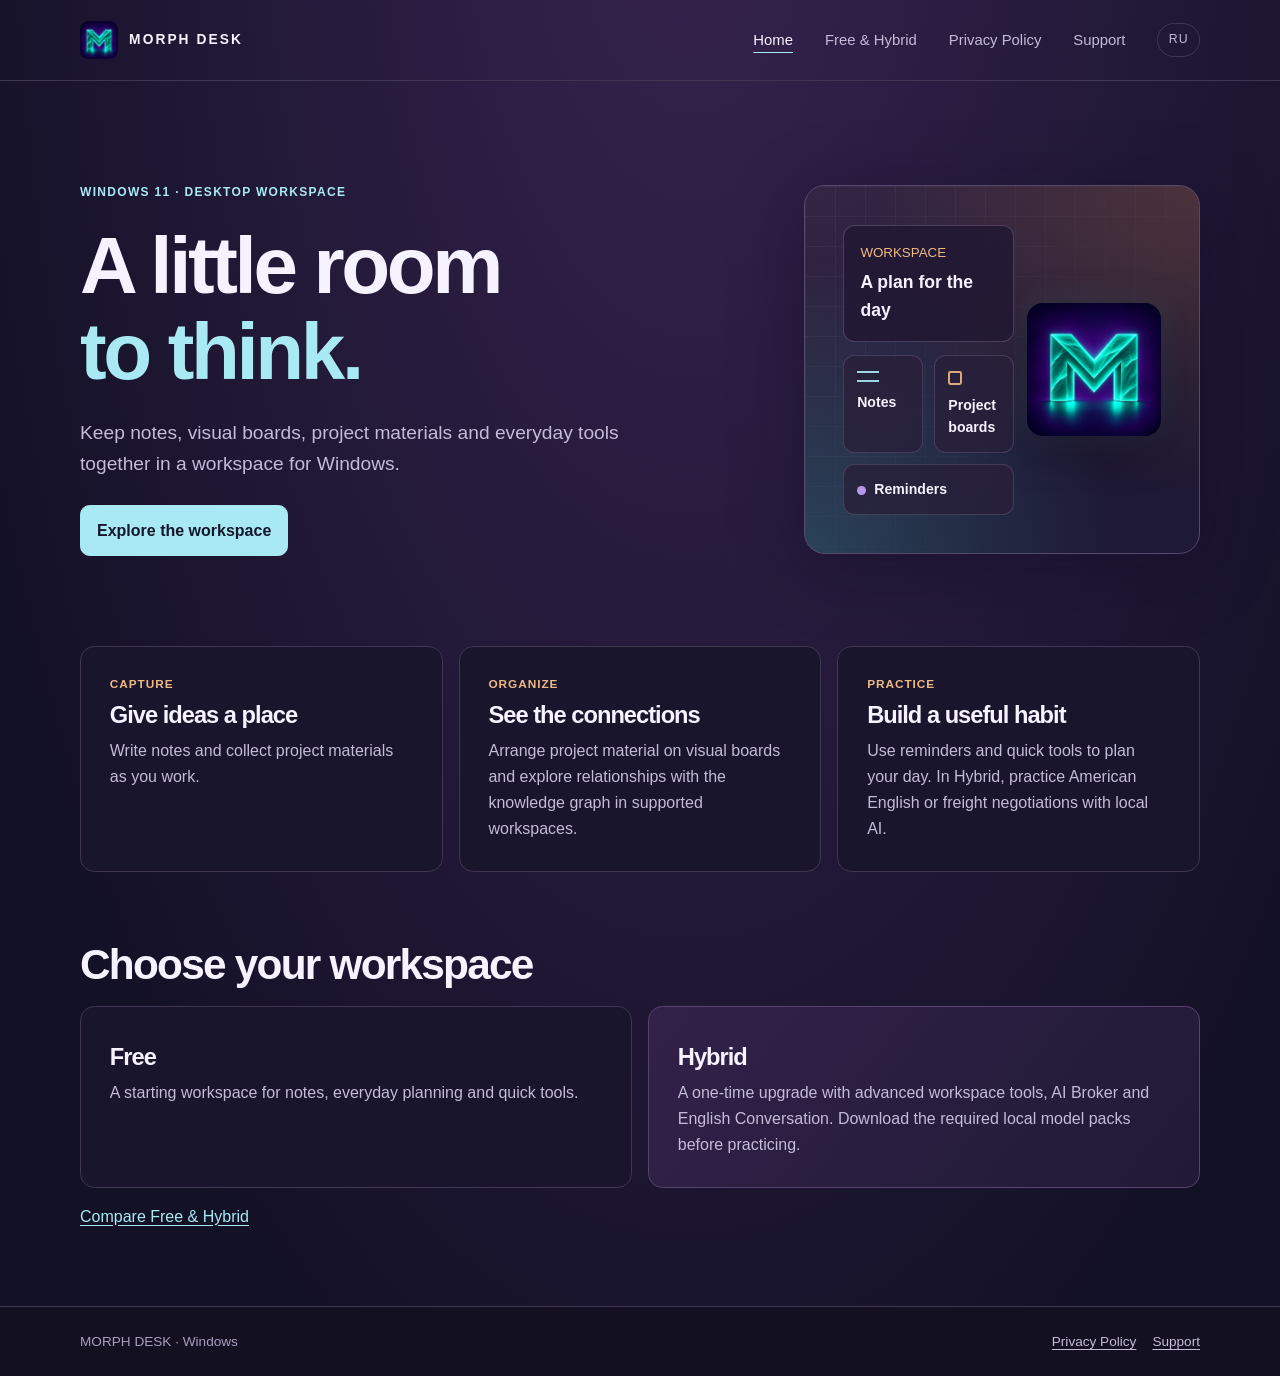
<file: docs/index.html>
<!doctype html>
<html lang="en">
<head>
<meta charset="utf-8">
<meta name="viewport" content="width=device-width, initial-scale=1">
<meta name="description" content="A Windows workspace for notes, visual boards and everyday planning.">
<meta name="theme-color" content="#131126">
<title>MORPH DESK — Your Windows workspace</title>
<link rel="alternate" hreflang="ru" href="ru/index.html">
<link rel="stylesheet" href="style.css">
<link rel="icon" href="assets/morph-emblem.png" type="image/png">
</head>
<body>
<a class="skip" href="#main">Skip to main content</a>
<header class="head"><div class="wrap"><a class="brand" href="index.html"><img class="brand-mark" src="assets/morph-emblem.png" alt="" width="38" height="38">MORPH DESK</a><nav aria-label="Primary navigation"><a href="index.html" aria-current="page">Home</a><a href="editions.html">Free &amp; Hybrid</a><a href="privacy.html">Privacy Policy</a><a href="support.html">Support</a><a class="lang" href="ru/index.html" lang="ru" hreflang="ru" aria-label="Русский">RU</a></nav></div></header>
<main id="main" class="wrap"><section class="hero"><div><p class="eyebrow">Windows 11 · Desktop workspace</p><h1>A little room<br><span>to think.</span></h1><p class="lead">Keep notes, visual boards, project materials and everyday tools together in a workspace for Windows.</p><a class="button" href="#workspace">Explore the workspace</a></div>
<div class="illustration" aria-hidden="true"><img class="hero-emblem" src="assets/morph-emblem.png" alt="" width="210" height="210" fetchpriority="high"><div class="deck"><small>WORKSPACE</small><strong>A plan for the day</strong></div><div class="tiles"><div class="tile"><i></i>Notes</div><div class="tile"><i></i>Project boards</div><div class="tile"><i></i>Reminders</div></div></div></section>
<section id="workspace" class="feature-grid"><article><p>Capture</p><h2>Give ideas a place</h2><p>Write notes and collect project materials as you work.</p></article><article><p>Organize</p><h2>See the connections</h2><p>Arrange project material on visual boards and explore relationships with the knowledge graph in supported workspaces.</p></article><article><p>Practice</p><h2>Build a useful habit</h2><p>Use reminders and quick tools to plan your day. In Hybrid, practice American English or freight negotiations with local AI.</p></article></section>
<section class="editions"><h2>Choose your workspace</h2><div class="editions-grid"><article><h3>Free</h3><p>A starting workspace for notes, everyday planning and quick tools.</p></article><article class="hybrid"><h3>Hybrid</h3><p>A one-time upgrade with advanced workspace tools, AI Broker and English Conversation. Download the required local model packs before practicing.</p></article></div><p class="editions-more"><a href="editions.html">Compare Free &amp; Hybrid</a></p></section></main>
<footer class="foot"><div class="wrap"><span>MORPH DESK · Windows</span><nav aria-label="Helpful links"><a href="privacy.html">Privacy Policy</a><a href="support.html">Support</a></nav></div></footer>
</body>
</html>
</file>
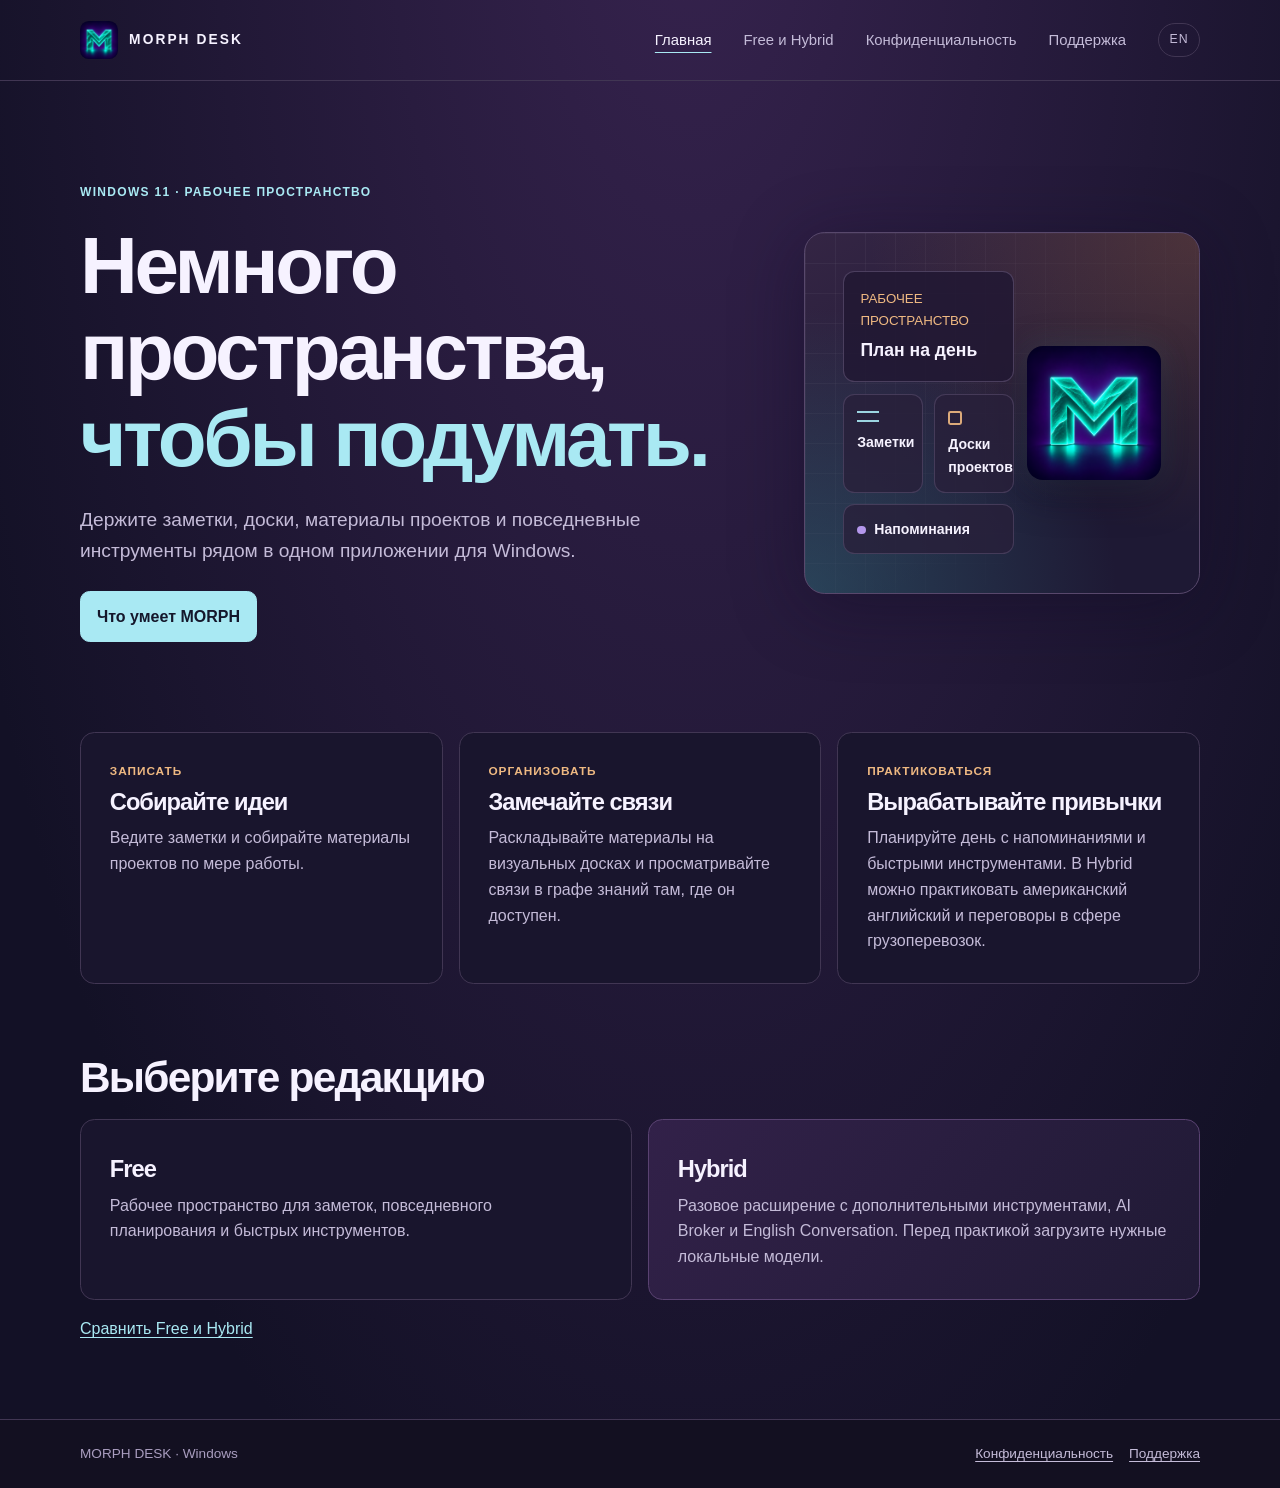
<file: docs/ru/index.html>
<!doctype html>
<html lang="ru">
<head>
<meta charset="utf-8">
<meta name="viewport" content="width=device-width, initial-scale=1">
<meta name="description" content="Заметки, визуальные доски и повседневное планирование в Windows.">
<meta name="theme-color" content="#131126">
<title>MORPH DESK — Рабочее пространство для Windows</title>
<link rel="alternate" hreflang="en" href="../index.html">
<link rel="stylesheet" href="../style.css">
<link rel="icon" href="../assets/morph-emblem.png" type="image/png">
</head>
<body>
<a class="skip" href="#main">К основному содержанию</a>
<header class="head"><div class="wrap"><a class="brand" href="index.html"><img class="brand-mark" src="../assets/morph-emblem.png" alt="" width="38" height="38">MORPH DESK</a><nav aria-label="Основное меню"><a href="index.html" aria-current="page">Главная</a><a href="editions.html">Free и Hybrid</a><a href="privacy.html">Конфиденциальность</a><a href="support.html">Поддержка</a><a class="lang" href="../index.html" lang="en" hreflang="en" aria-label="English">EN</a></nav></div></header>
<main id="main" class="wrap"><section class="hero"><div><p class="eyebrow">Windows 11 · Рабочее пространство</p><h1>Немного пространства,<br><span>чтобы подумать.</span></h1><p class="lead">Держите заметки, доски, материалы проектов и повседневные инструменты рядом в одном приложении для Windows.</p><a class="button" href="#workspace">Что умеет MORPH</a></div>
<div class="illustration" aria-hidden="true"><img class="hero-emblem" src="../assets/morph-emblem.png" alt="" width="210" height="210" fetchpriority="high"><div class="deck"><small>РАБОЧЕЕ ПРОСТРАНСТВО</small><strong>План на день</strong></div><div class="tiles"><div class="tile"><i></i>Заметки</div><div class="tile"><i></i>Доски проектов</div><div class="tile"><i></i>Напоминания</div></div></div></section>
<section id="workspace" class="feature-grid"><article><p>Записать</p><h2>Собирайте идеи</h2><p>Ведите заметки и собирайте материалы проектов по мере работы.</p></article><article><p>Организовать</p><h2>Замечайте связи</h2><p>Раскладывайте материалы на визуальных досках и просматривайте связи в графе знаний там, где он доступен.</p></article><article><p>Практиковаться</p><h2>Вырабатывайте привычки</h2><p>Планируйте день с напоминаниями и быстрыми инструментами. В Hybrid можно практиковать американский английский и переговоры в сфере грузоперевозок.</p></article></section>
<section class="editions"><h2>Выберите редакцию</h2><div class="editions-grid"><article><h3>Free</h3><p>Рабочее пространство для заметок, повседневного планирования и быстрых инструментов.</p></article><article class="hybrid"><h3>Hybrid</h3><p>Разовое расширение с дополнительными инструментами, AI Broker и English Conversation. Перед практикой загрузите нужные локальные модели.</p></article></div><p class="editions-more"><a href="editions.html">Сравнить Free и Hybrid</a></p></section></main>
<footer class="foot"><div class="wrap"><span>MORPH DESK · Windows</span><nav aria-label="Справочные ссылки"><a href="privacy.html">Конфиденциальность</a><a href="support.html">Поддержка</a></nav></div></footer>
</body>
</html>
</file>
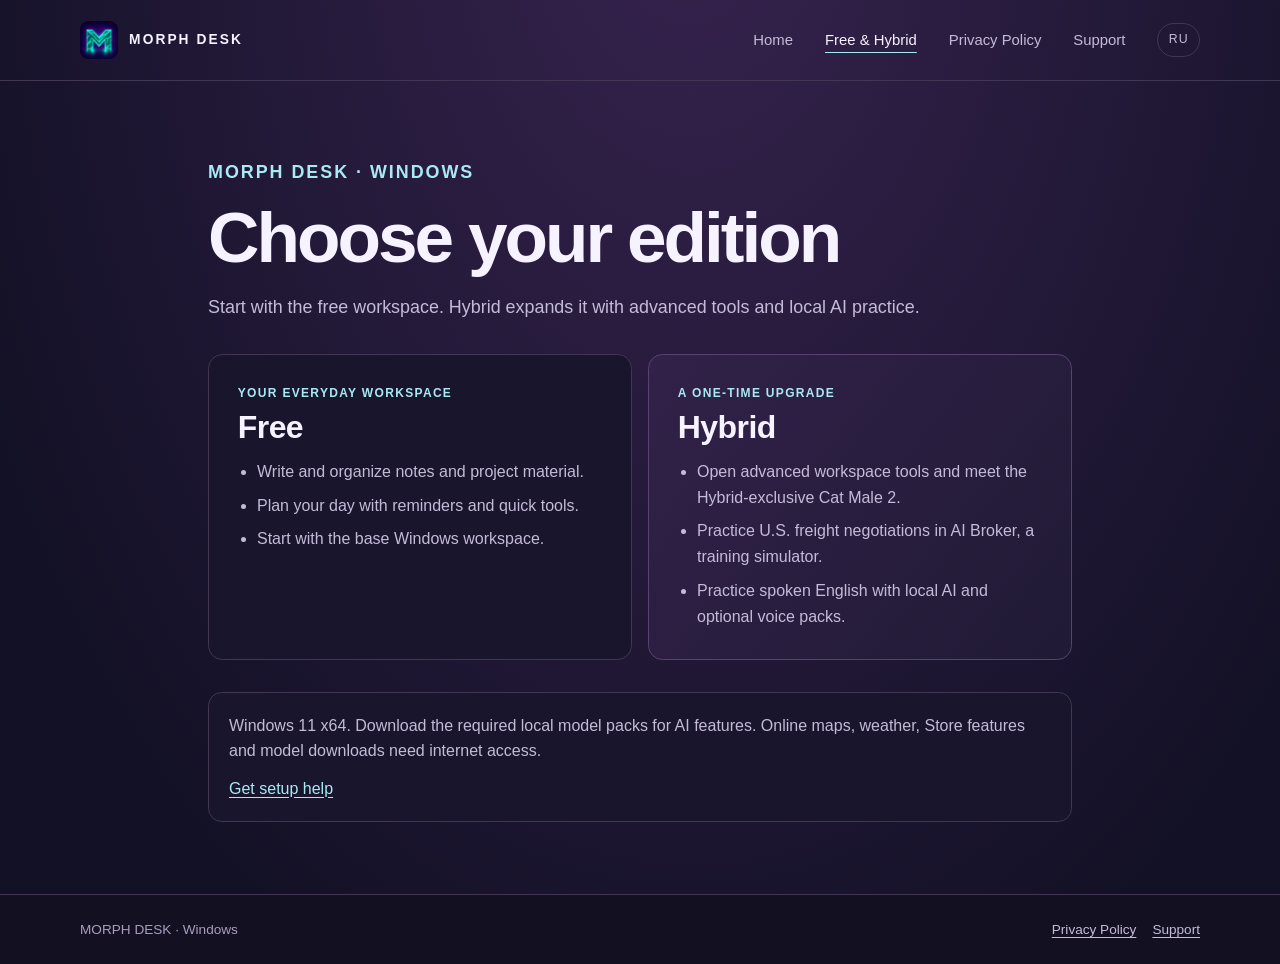
<file: docs/editions.html>
<!doctype html>
<html lang="en">
<head>
<meta charset="utf-8">
<meta name="viewport" content="width=device-width, initial-scale=1">
<meta name="description" content="Compare the Free and Hybrid editions of MORPH DESK for Windows.">
<meta name="theme-color" content="#131126">
<title>Free &amp; Hybrid · MORPH DESK</title>
<link rel="alternate" hreflang="ru" href="ru/editions.html">
<link rel="stylesheet" href="style.css">
<link rel="icon" href="assets/morph-emblem.png" type="image/png">
</head>
<body>
<a class="skip" href="#main">Skip to main content</a>
<header class="head"><div class="wrap"><a class="brand" href="index.html"><img class="brand-mark" src="assets/morph-emblem.png" alt="" width="38" height="38">MORPH DESK</a><nav aria-label="Primary navigation"><a href="index.html">Home</a><a href="editions.html" aria-current="page">Free &amp; Hybrid</a><a href="privacy.html">Privacy Policy</a><a href="support.html">Support</a><a class="lang" href="ru/editions.html" lang="ru" hreflang="ru" aria-label="Русский">RU</a></nav></div></header>
<main id="main" class="wrap doc compare"><header><p class="eyebrow">MORPH DESK · Windows</p><h1>Choose your edition</h1><p>Start with the free workspace. Hybrid expands it with advanced tools and local AI practice.</p></header>
<div class="editions-grid"><article><p class="eyebrow">Your everyday workspace</p><h2>Free</h2><ul><li>Write and organize notes and project material.</li><li>Plan your day with reminders and quick tools.</li><li>Start with the base Windows workspace.</li></ul></article><article class="hybrid"><p class="eyebrow">A one-time upgrade</p><h2>Hybrid</h2><ul><li>Open advanced workspace tools and meet the Hybrid-exclusive Cat Male 2.</li><li>Practice U.S. freight negotiations in AI Broker, a training simulator.</li><li>Practice spoken English with local AI and optional voice packs.</li></ul></article></div>
<aside class="callout"><p>Windows 11 x64. Download the required local model packs for AI features. Online maps, weather, Store features and model downloads need internet access.</p><p><a href="support.html">Get setup help</a></p></aside></main>
<footer class="foot"><div class="wrap"><span>MORPH DESK · Windows</span><nav aria-label="Helpful links"><a href="privacy.html">Privacy Policy</a><a href="support.html">Support</a></nav></div></footer>
</body>
</html>
</file>
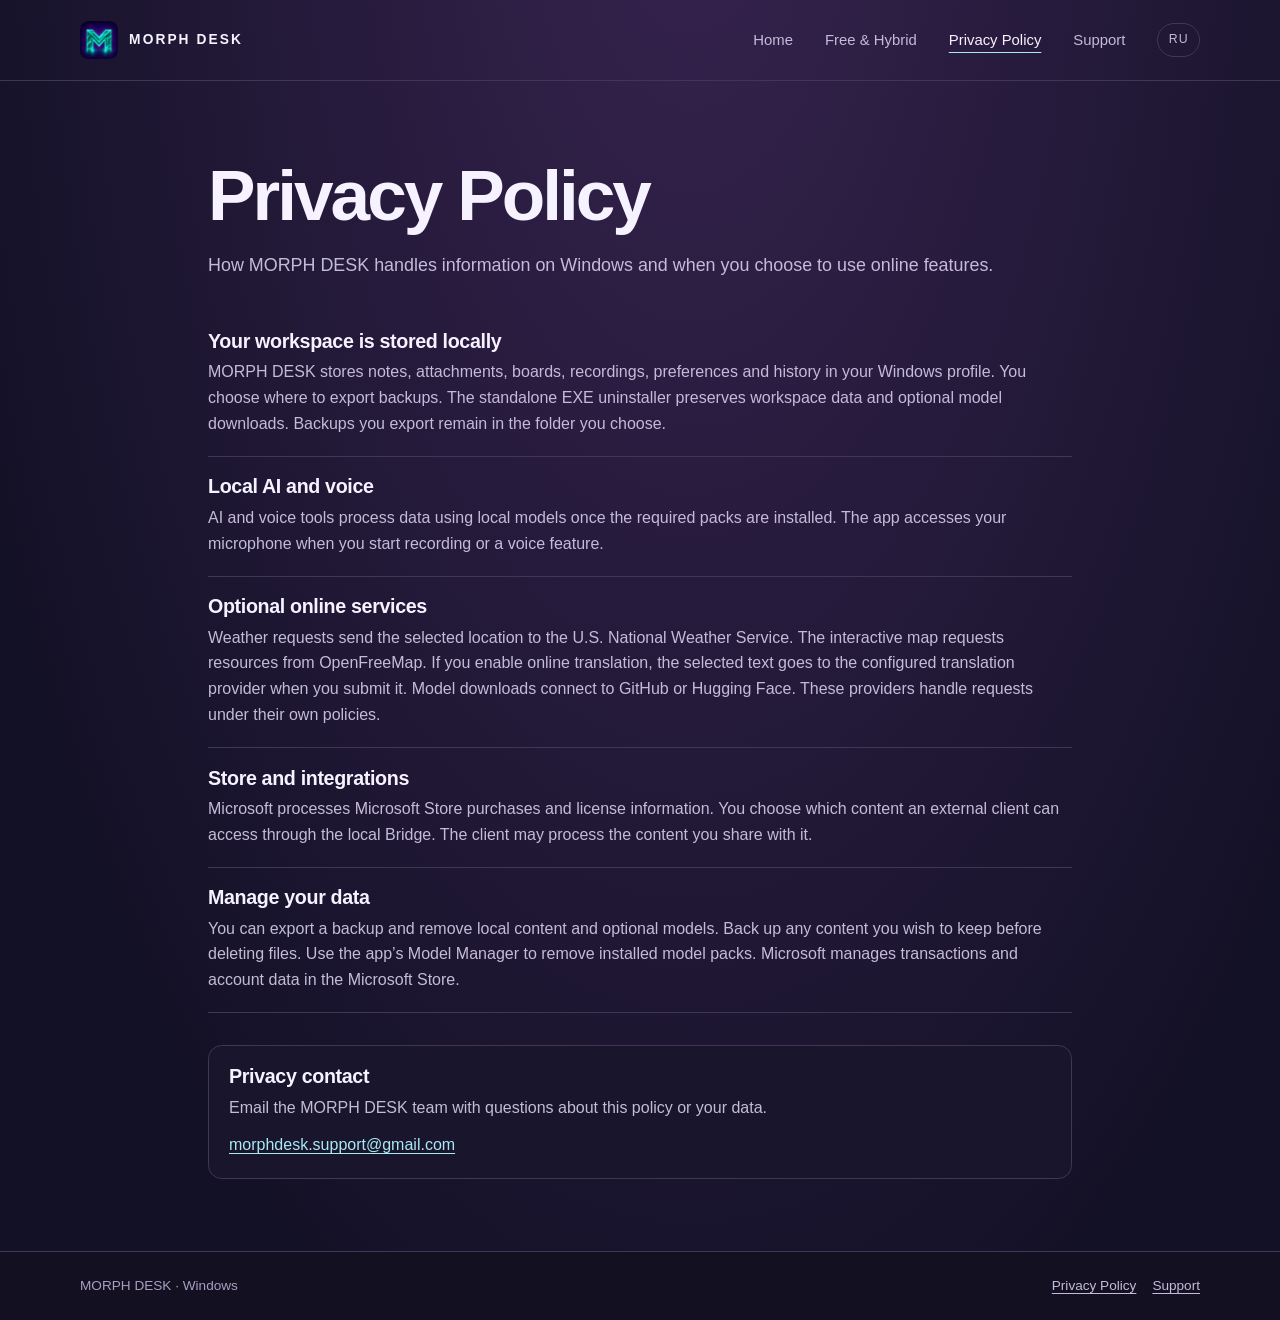
<file: docs/privacy.html>
<!doctype html>
<html lang="en">
<head>
<meta charset="utf-8">
<meta name="viewport" content="width=device-width, initial-scale=1">
<meta name="description" content="How MORPH DESK handles local data and optional online features.">
<meta name="theme-color" content="#131126">
<title>Privacy Policy · MORPH DESK</title>
<link rel="alternate" hreflang="ru" href="ru/privacy.html">
<link rel="stylesheet" href="style.css">
<link rel="icon" href="assets/morph-emblem.png" type="image/png">
</head>
<body>
<a class="skip" href="#main">Skip to main content</a>
<header class="head"><div class="wrap"><a class="brand" href="index.html"><img class="brand-mark" src="assets/morph-emblem.png" alt="" width="38" height="38">MORPH DESK</a><nav aria-label="Primary navigation"><a href="index.html">Home</a><a href="editions.html">Free &amp; Hybrid</a><a href="privacy.html" aria-current="page">Privacy Policy</a><a href="support.html">Support</a><a class="lang" href="ru/privacy.html" lang="ru" hreflang="ru" aria-label="Русский">RU</a></nav></div></header>
<main id="main" class="wrap doc"><header><h1>Privacy Policy</h1><p>How MORPH DESK handles information on Windows and when you choose to use online features.</p></header><section><h2>Your workspace is stored locally</h2><p>MORPH DESK stores notes, attachments, boards, recordings, preferences and history in your Windows profile. You choose where to export backups. The standalone EXE uninstaller preserves workspace data and optional model downloads. Backups you export remain in the folder you choose.</p></section><section><h2>Local AI and voice</h2><p>AI and voice tools process data using local models once the required packs are installed. The app accesses your microphone when you start recording or a voice feature.</p></section><section><h2>Optional online services</h2><p>Weather requests send the selected location to the U.S. National Weather Service. The interactive map requests resources from OpenFreeMap. If you enable online translation, the selected text goes to the configured translation provider when you submit it. Model downloads connect to GitHub or Hugging Face. These providers handle requests under their own policies.</p></section><section><h2>Store and integrations</h2><p>Microsoft processes Microsoft Store purchases and license information. You choose which content an external client can access through the local Bridge. The client may process the content you share with it.</p></section><section><h2>Manage your data</h2><p>You can export a backup and remove local content and optional models. Back up any content you wish to keep before deleting files. Use the app’s Model Manager to remove installed model packs. Microsoft manages transactions and account data in the Microsoft Store.</p></section><aside class="callout"><h2>Privacy contact</h2><p>Email the MORPH DESK team with questions about this policy or your data.</p><p><a class="contact-email" href="mailto:morphdesk.support@gmail.com">morphdesk.support@gmail.com</a></p></aside></main>
<footer class="foot"><div class="wrap"><span>MORPH DESK · Windows</span><nav aria-label="Helpful links"><a href="privacy.html">Privacy Policy</a><a href="support.html">Support</a></nav></div></footer>
</body>
</html>
</file>
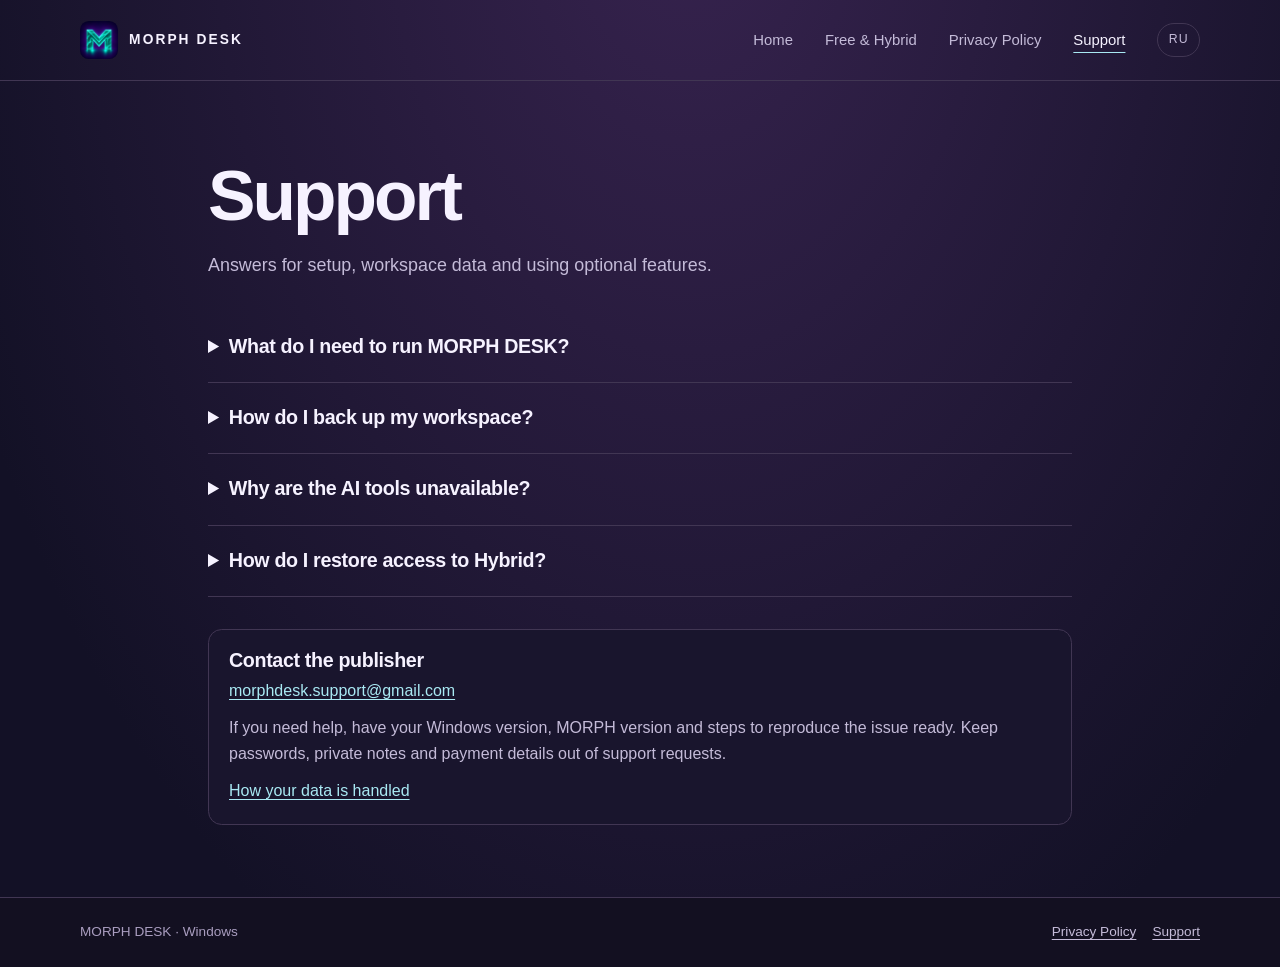
<file: docs/support.html>
<!doctype html>
<html lang="en">
<head>
<meta charset="utf-8">
<meta name="viewport" content="width=device-width, initial-scale=1">
<meta name="description" content="Get help with setup, workspaces, local AI and Microsoft Store licenses.">
<meta name="theme-color" content="#131126">
<title>Support · MORPH DESK</title>
<link rel="alternate" hreflang="ru" href="ru/support.html">
<link rel="stylesheet" href="style.css">
<link rel="icon" href="assets/morph-emblem.png" type="image/png">
</head>
<body>
<a class="skip" href="#main">Skip to main content</a>
<header class="head"><div class="wrap"><a class="brand" href="index.html"><img class="brand-mark" src="assets/morph-emblem.png" alt="" width="38" height="38">MORPH DESK</a><nav aria-label="Primary navigation"><a href="index.html">Home</a><a href="editions.html">Free &amp; Hybrid</a><a href="privacy.html">Privacy Policy</a><a href="support.html" aria-current="page">Support</a><a class="lang" href="ru/support.html" lang="ru" hreflang="ru" aria-label="Русский">RU</a></nav></div></header>
<main id="main" class="wrap doc"><header><h1>Support</h1><p>Answers for setup, workspace data and using optional features.</p></header><details><summary>What do I need to run MORPH DESK?</summary><p>Use Windows 11 x64. The interactive map requires Microsoft Edge WebView2 Runtime. An internet connection is needed for maps, U.S. weather, Microsoft Store features and initial model downloads.</p></details><details><summary>How do I back up my workspace?</summary><p>Open the backup tools in MORPH DESK and export a backup to a folder of your choice. Keep a copy outside the workspace folder before reinstalling or changing computers. Use the restore tools to open the backup when needed.</p></details><details><summary>Why are the AI tools unavailable?</summary><p>AI Broker and English Conversation are part of Hybrid. Install the required models in Model Manager. For voice features, also install the required voice packs and check your microphone and output device in Windows.</p></details><details><summary>How do I restore access to Hybrid?</summary><p>Sign in to Microsoft Store with the account used for the purchase. When the Store edition is available, use Restore purchases in the Free / Hybrid screen. Keep the Store connection active while verifying the license.</p></details><section id="contact" class="callout"><h2>Contact the publisher</h2><p><a class="contact-email" href="mailto:morphdesk.support@gmail.com">morphdesk.support@gmail.com</a></p><p>If you need help, have your Windows version, MORPH version and steps to reproduce the issue ready. Keep passwords, private notes and payment details out of support requests.</p><p><a href="privacy.html">How your data is handled</a></p></section></main>
<footer class="foot"><div class="wrap"><span>MORPH DESK · Windows</span><nav aria-label="Helpful links"><a href="privacy.html">Privacy Policy</a><a href="support.html">Support</a></nav></div></footer>
</body>
</html>
</file>
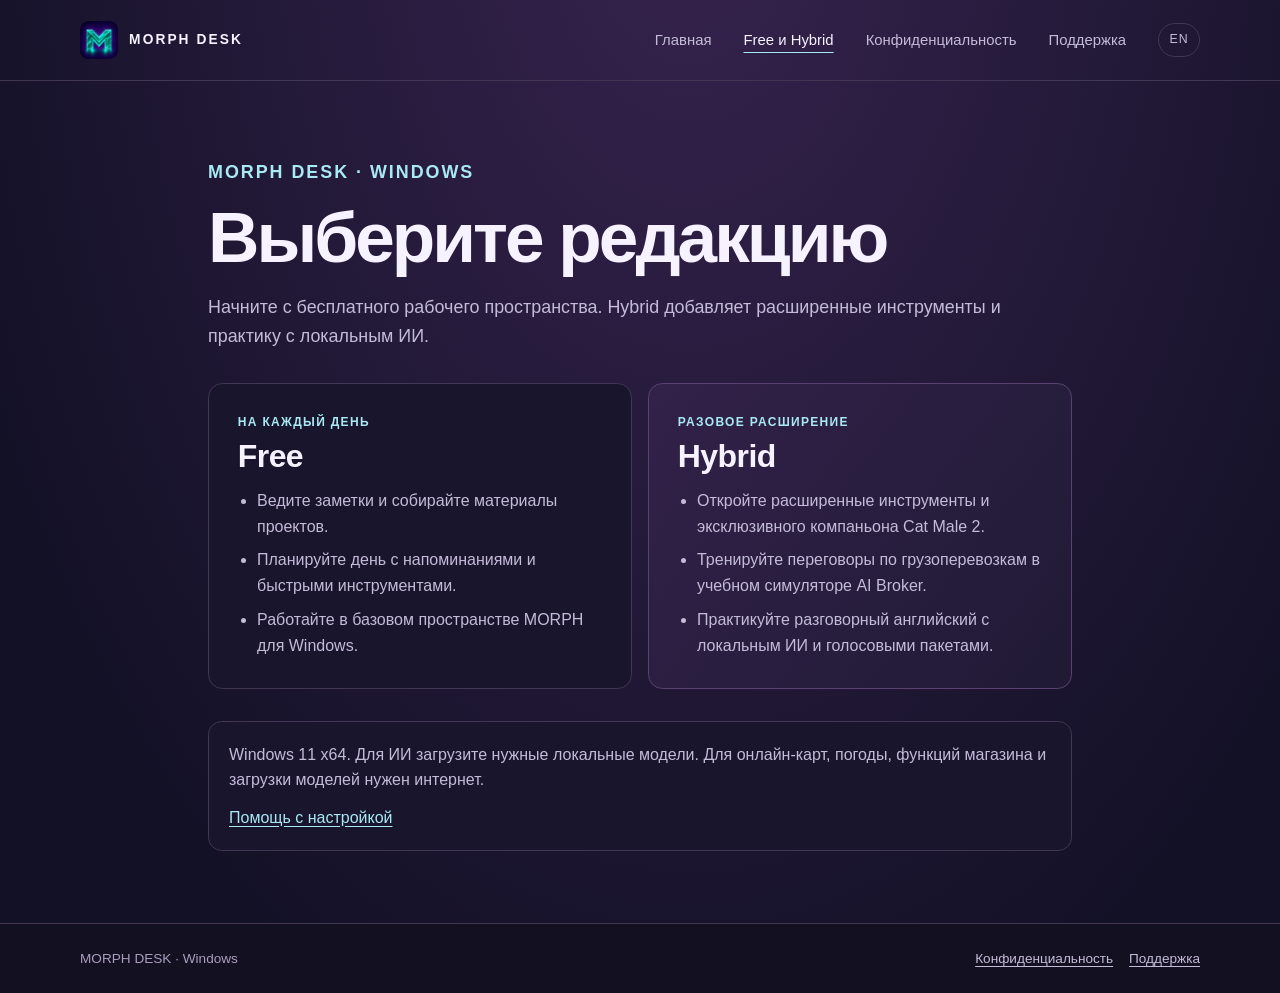
<file: docs/ru/editions.html>
<!doctype html>
<html lang="ru">
<head>
<meta charset="utf-8">
<meta name="viewport" content="width=device-width, initial-scale=1">
<meta name="description" content="Сравните бесплатную редакцию и расширение Hybrid для MORPH DESK на Windows.">
<meta name="theme-color" content="#131126">
<title>Free и Hybrid · MORPH DESK</title>
<link rel="alternate" hreflang="en" href="../editions.html">
<link rel="stylesheet" href="../style.css">
<link rel="icon" href="../assets/morph-emblem.png" type="image/png">
</head>
<body>
<a class="skip" href="#main">К основному содержанию</a>
<header class="head"><div class="wrap"><a class="brand" href="index.html"><img class="brand-mark" src="../assets/morph-emblem.png" alt="" width="38" height="38">MORPH DESK</a><nav aria-label="Основное меню"><a href="index.html">Главная</a><a href="editions.html" aria-current="page">Free и Hybrid</a><a href="privacy.html">Конфиденциальность</a><a href="support.html">Поддержка</a><a class="lang" href="../editions.html" lang="en" hreflang="en" aria-label="English">EN</a></nav></div></header>
<main id="main" class="wrap doc compare"><header><p class="eyebrow">MORPH DESK · Windows</p><h1>Выберите редакцию</h1><p>Начните с бесплатного рабочего пространства. Hybrid добавляет расширенные инструменты и практику с локальным ИИ.</p></header>
<div class="editions-grid"><article><p class="eyebrow">На каждый день</p><h2>Free</h2><ul><li>Ведите заметки и собирайте материалы проектов.</li><li>Планируйте день с напоминаниями и быстрыми инструментами.</li><li>Работайте в базовом пространстве MORPH для Windows.</li></ul></article><article class="hybrid"><p class="eyebrow">Разовое расширение</p><h2>Hybrid</h2><ul><li>Откройте расширенные инструменты и эксклюзивного компаньона Cat Male 2.</li><li>Тренируйте переговоры по грузоперевозкам в учебном симуляторе AI Broker.</li><li>Практикуйте разговорный английский с локальным ИИ и голосовыми пакетами.</li></ul></article></div>
<aside class="callout"><p>Windows 11 x64. Для ИИ загрузите нужные локальные модели. Для онлайн-карт, погоды, функций магазина и загрузки моделей нужен интернет.</p><p><a href="support.html">Помощь с настройкой</a></p></aside></main>
<footer class="foot"><div class="wrap"><span>MORPH DESK · Windows</span><nav aria-label="Справочные ссылки"><a href="privacy.html">Конфиденциальность</a><a href="support.html">Поддержка</a></nav></div></footer>
</body>
</html>
</file>
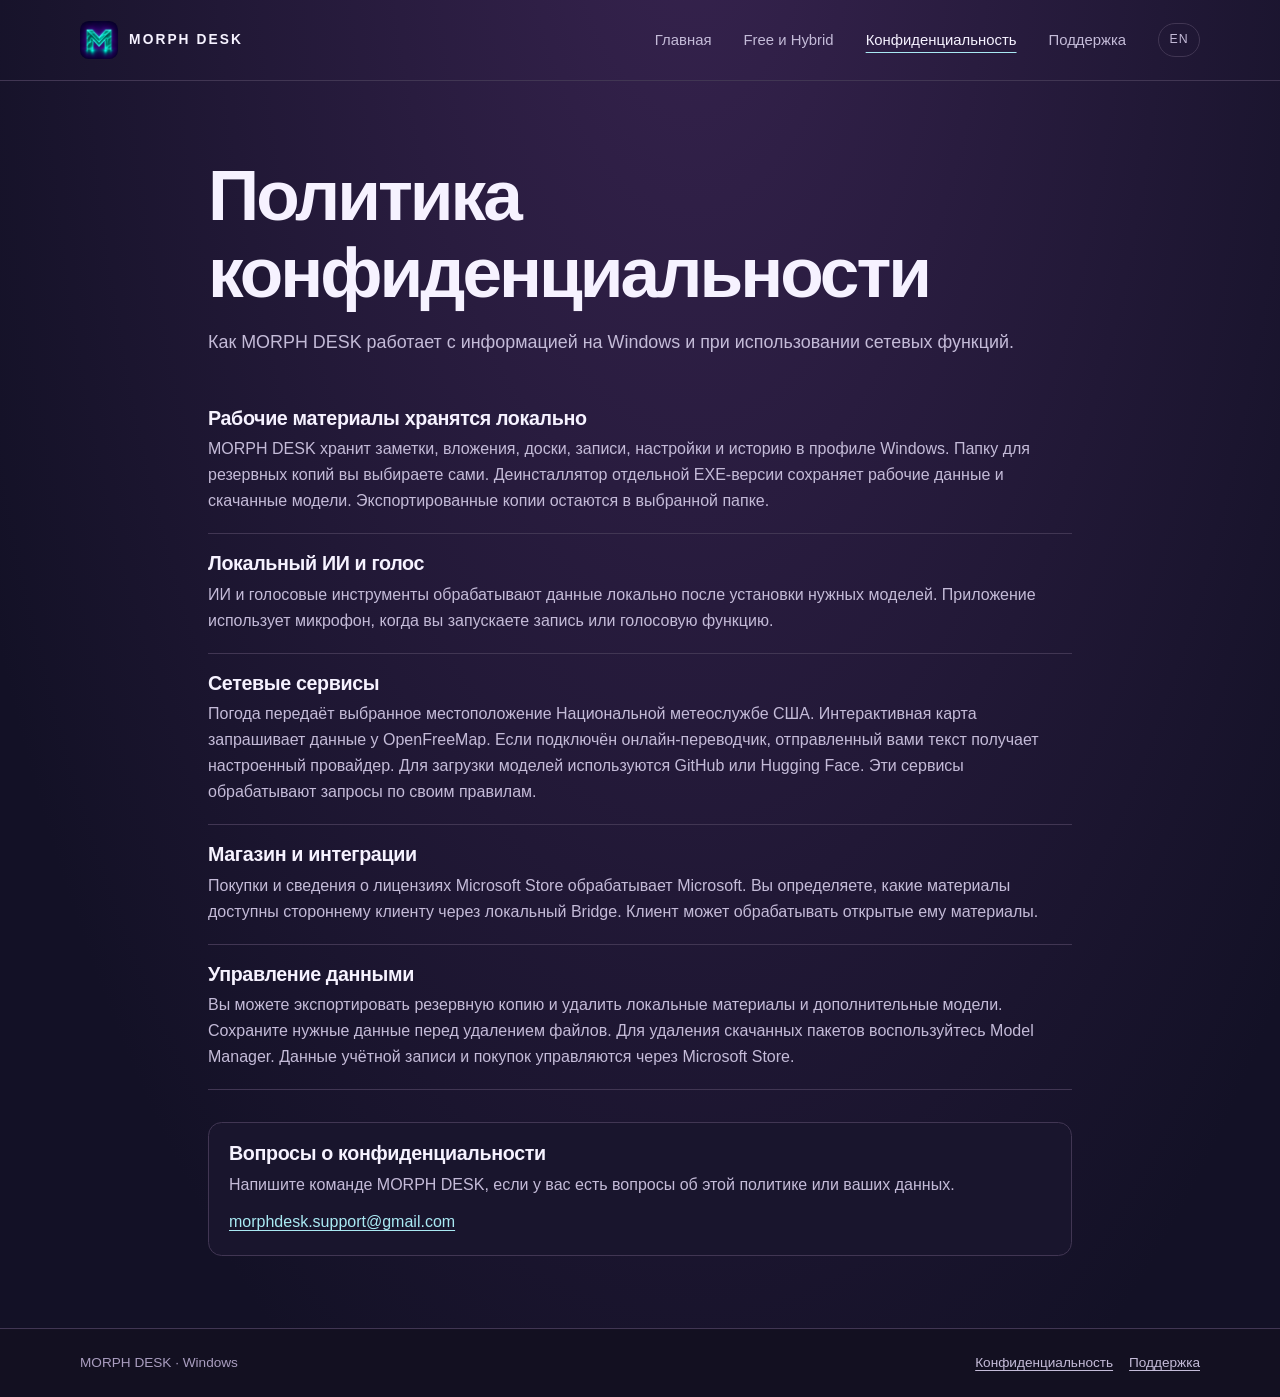
<file: docs/ru/privacy.html>
<!doctype html>
<html lang="ru">
<head>
<meta charset="utf-8">
<meta name="viewport" content="width=device-width, initial-scale=1">
<meta name="description" content="Как MORPH DESK работает с локальными данными и сетевыми функциями.">
<meta name="theme-color" content="#131126">
<title>Конфиденциальность · MORPH DESK</title>
<link rel="alternate" hreflang="en" href="../privacy.html">
<link rel="stylesheet" href="../style.css">
<link rel="icon" href="../assets/morph-emblem.png" type="image/png">
</head>
<body>
<a class="skip" href="#main">К основному содержанию</a>
<header class="head"><div class="wrap"><a class="brand" href="index.html"><img class="brand-mark" src="../assets/morph-emblem.png" alt="" width="38" height="38">MORPH DESK</a><nav aria-label="Основное меню"><a href="index.html">Главная</a><a href="editions.html">Free и Hybrid</a><a href="privacy.html" aria-current="page">Конфиденциальность</a><a href="support.html">Поддержка</a><a class="lang" href="../privacy.html" lang="en" hreflang="en" aria-label="English">EN</a></nav></div></header>
<main id="main" class="wrap doc"><header><h1>Политика конфиденциальности</h1><p>Как MORPH DESK работает с информацией на Windows и при использовании сетевых функций.</p></header><section><h2>Рабочие материалы хранятся локально</h2><p>MORPH DESK хранит заметки, вложения, доски, записи, настройки и историю в профиле Windows. Папку для резервных копий вы выбираете сами. Деинсталлятор отдельной EXE-версии сохраняет рабочие данные и скачанные модели. Экспортированные копии остаются в выбранной папке.</p></section><section><h2>Локальный ИИ и голос</h2><p>ИИ и голосовые инструменты обрабатывают данные локально после установки нужных моделей. Приложение использует микрофон, когда вы запускаете запись или голосовую функцию.</p></section><section><h2>Сетевые сервисы</h2><p>Погода передаёт выбранное местоположение Национальной метеослужбе США. Интерактивная карта запрашивает данные у OpenFreeMap. Если подключён онлайн-переводчик, отправленный вами текст получает настроенный провайдер. Для загрузки моделей используются GitHub или Hugging Face. Эти сервисы обрабатывают запросы по своим правилам.</p></section><section><h2>Магазин и интеграции</h2><p>Покупки и сведения о лицензиях Microsoft Store обрабатывает Microsoft. Вы определяете, какие материалы доступны стороннему клиенту через локальный Bridge. Клиент может обрабатывать открытые ему материалы.</p></section><section><h2>Управление данными</h2><p>Вы можете экспортировать резервную копию и удалить локальные материалы и дополнительные модели. Сохраните нужные данные перед удалением файлов. Для удаления скачанных пакетов воспользуйтесь Model Manager. Данные учётной записи и покупок управляются через Microsoft Store.</p></section><aside class="callout"><h2>Вопросы о конфиденциальности</h2><p>Напишите команде MORPH DESK, если у вас есть вопросы об этой политике или ваших данных.</p><p><a class="contact-email" href="mailto:morphdesk.support@gmail.com">morphdesk.support@gmail.com</a></p></aside></main>
<footer class="foot"><div class="wrap"><span>MORPH DESK · Windows</span><nav aria-label="Справочные ссылки"><a href="privacy.html">Конфиденциальность</a><a href="support.html">Поддержка</a></nav></div></footer>
</body>
</html>
</file>
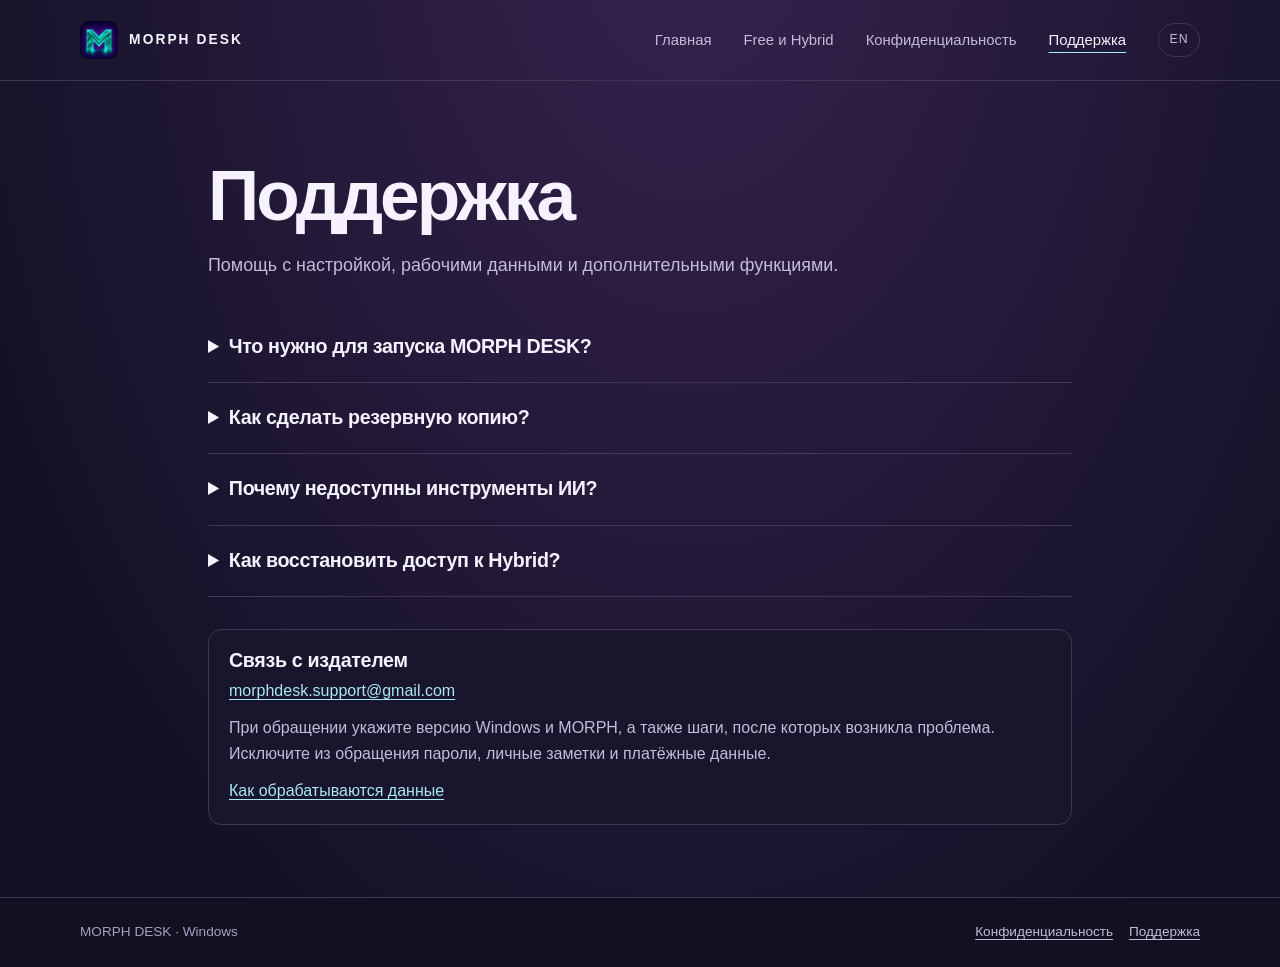
<file: docs/ru/support.html>
<!doctype html>
<html lang="ru">
<head>
<meta charset="utf-8">
<meta name="viewport" content="width=device-width, initial-scale=1">
<meta name="description" content="Помощь с настройкой, рабочими данными, локальным ИИ и лицензиями Microsoft Store.">
<meta name="theme-color" content="#131126">
<title>Поддержка · MORPH DESK</title>
<link rel="alternate" hreflang="en" href="../support.html">
<link rel="stylesheet" href="../style.css">
<link rel="icon" href="../assets/morph-emblem.png" type="image/png">
</head>
<body>
<a class="skip" href="#main">К основному содержанию</a>
<header class="head"><div class="wrap"><a class="brand" href="index.html"><img class="brand-mark" src="../assets/morph-emblem.png" alt="" width="38" height="38">MORPH DESK</a><nav aria-label="Основное меню"><a href="index.html">Главная</a><a href="editions.html">Free и Hybrid</a><a href="privacy.html">Конфиденциальность</a><a href="support.html" aria-current="page">Поддержка</a><a class="lang" href="../support.html" lang="en" hreflang="en" aria-label="English">EN</a></nav></div></header>
<main id="main" class="wrap doc"><header><h1>Поддержка</h1><p>Помощь с настройкой, рабочими данными и дополнительными функциями.</p></header><details><summary>Что нужно для запуска MORPH DESK?</summary><p>Для работы нужна Windows 11 x64. Интерактивная карта использует Microsoft Edge WebView2 Runtime. Интернет нужен для карт, погоды в США, функций Microsoft Store и первой загрузки моделей.</p></details><details><summary>Как сделать резервную копию?</summary><p>Откройте инструменты резервного копирования в MORPH DESK и экспортируйте копию в выбранную папку. Перед переустановкой или сменой компьютера сохраните её вне рабочей папки приложения. Для восстановления воспользуйтесь инструментом восстановления из копии.</p></details><details><summary>Почему недоступны инструменты ИИ?</summary><p>AI Broker и English Conversation входят в Hybrid. Установите нужные модели через Model Manager. Для голосовых функций также установите голосовые пакеты и проверьте микрофон и устройство вывода в Windows.</p></details><details><summary>Как восстановить доступ к Hybrid?</summary><p>Войдите в Microsoft Store с той же учётной записью, с которой была сделана покупка. Когда редакция Store станет доступна, выберите восстановление покупок в окне Free / Hybrid. Для проверки лицензии требуется подключение к Store.</p></details><section id="contact" class="callout"><h2>Связь с издателем</h2><p><a class="contact-email" href="mailto:morphdesk.support@gmail.com">morphdesk.support@gmail.com</a></p><p>При обращении укажите версию Windows и MORPH, а также шаги, после которых возникла проблема. Исключите из обращения пароли, личные заметки и платёжные данные.</p><p><a href="privacy.html">Как обрабатываются данные</a></p></section></main>
<footer class="foot"><div class="wrap"><span>MORPH DESK · Windows</span><nav aria-label="Справочные ссылки"><a href="privacy.html">Конфиденциальность</a><a href="support.html">Поддержка</a></nav></div></footer>
</body>
</html>
</file>
<file: docs/style.css>
:root{color-scheme:dark;--night:#131126;--paper:#19152d;--panel:#211b34;--text:#f6f2ff;--sub:#c4bbd8;--muted:#a99dbf;--line:#413653;--ice:#a9e9f3;--gold:#efb982;--body:Inter,"Segoe UI",sans-serif;--display:"DM Sans","Segoe UI",sans-serif}*{box-sizing:border-box}body{margin:0;font:1rem/1.62 var(--body);color:var(--text);background:radial-gradient(ellipse at 54% -14%,#37234f 0,transparent 49rem),var(--night)}a{color:var(--ice);text-underline-offset:.2em}a:hover{color:white}a:focus-visible,summary:focus-visible{outline:2px solid var(--ice);outline-offset:5px;border-radius:4px}h1,h2,h3{font-family:var(--display);line-height:1.08;letter-spacing:-.042em;margin:0;color:var(--text);text-wrap:balance}p{margin:0;color:var(--sub)}ul{margin:0;padding-left:1.2em}.wrap{width:min(100% - 3rem,70rem);margin-inline:auto}.skip{position:fixed;left:1rem;top:1rem;z-index:2;background:var(--night);padding:.65em 1em;transform:translateY(-180%)}.skip:focus{transform:none}.head{border-bottom:1px solid var(--line)}.head .wrap{min-height:5rem;display:flex;align-items:center;justify-content:space-between;gap:1.25rem;padding-block:.8rem}.brand{display:inline-flex;align-items:center;gap:.72rem;color:var(--text);font-size:.86rem;font-weight:750;letter-spacing:.15em;text-decoration:none;white-space:nowrap}.brand-dot{width:.75rem;height:.75rem;background:var(--ice);transform:rotate(45deg);border-radius:3px;box-shadow:0 0 1rem #8eeaff5c}.head nav{display:flex;align-items:center;gap:clamp(.8rem,3vw,2rem);font-size:.93rem;line-height:1.25}.head nav a{color:var(--sub);text-decoration:none}.head nav a[aria-current]{color:var(--text);text-decoration:underline;text-decoration-color:var(--ice);text-underline-offset:.48em}.lang{letter-spacing:.08em;font-size:.77rem;border:1px solid var(--line);padding:.55rem .65rem;border-radius:99px;white-space:nowrap}.hero{display:grid;grid-template-columns:minmax(0,1.25fr) minmax(17rem,.75fr);gap:clamp(2rem,5vw,5rem);align-items:center;padding:clamp(3.2rem,8vw,7rem) 0 clamp(3.4rem,7vw,6rem)}.eyebrow{color:var(--ice);font-weight:650;letter-spacing:.11em;font-size:.75rem;text-transform:uppercase}.hero h1{font-size:clamp(3rem,6.25vw,5.6rem);margin-top:1.25rem}.hero h1>span{color:var(--ice)}.hero .lead{max-width:38rem;margin:1.35rem 0 1.6rem;font-size:clamp(1.04rem,1.6vw,1.2rem)}.button{display:inline-block;padding:.72rem 1rem;background:var(--ice);border:1px solid var(--ice);color:#15172b;text-decoration:none;border-radius:.6rem;font-weight:720}.button:hover{background:#d5f8ff;color:#15172b}.illustration{display:grid;align-content:center;gap:.8rem;position:relative;min-height:22rem;padding:clamp(1.4rem,3vw,2.4rem);overflow:hidden;border:1px solid #58486c;border-radius:1.3rem;background:radial-gradient(ellipse at 100% 1%,#8b56395c,transparent 59%),radial-gradient(ellipse at 0% 100%,#32697a82,transparent 56%),linear-gradient(150deg,#342544,#1e1934 70%);box-shadow:0 12px 70px #0e0b2466}.illustration:before{content:"";position:absolute;inset:0;background:linear-gradient(90deg,#ffffff0c 1px,transparent 1px),linear-gradient(#ffffff0c 1px,transparent 1px);background-size:30px 30px;mask-image:linear-gradient(130deg,black,transparent 78%);pointer-events:none}.illustration>*{z-index:1}.deck{display:grid;gap:.28rem;border:1px solid #b8a3cd45;background:#211833d9;padding:1rem;border-radius:.72rem}.deck small{color:var(--gold)}.deck strong{font-size:1.1rem}.tiles{display:grid;grid-template-columns:1fr 1fr;gap:.7rem}.tile{border:1px solid #ae9ac737;border-radius:.72rem;background:#28203acc;padding:.8rem;color:var(--text);font-size:.88rem;font-weight:650}.tile i{display:block;width:1.38rem;height:.7rem;margin:.18rem 0 .55rem;border-top:2px solid var(--ice);border-bottom:2px solid var(--ice);opacity:.9}.tile:nth-child(2) i{width:.85rem;height:.85rem;border:2px solid var(--gold);border-radius:.15rem}.tile:nth-child(3){grid-column:1/-1}.tile:nth-child(3) i{display:inline-block;vertical-align:middle;margin:0 .52rem 0 0;width:.55rem;height:.55rem;background:#c4a4ff;border:0;border-radius:50%}.feature-grid,.editions-grid{display:grid;gap:1rem;grid-template-columns:repeat(3,minmax(0,1fr))}.feature-grid>article,.editions-grid>article{border:1px solid var(--line);border-radius:.9rem;background:var(--paper);padding:clamp(1.2rem,2.5vw,1.8rem)}.feature-grid h2,.editions-grid h3{font-size:1.48rem;margin:.55rem 0 .6rem}.feature-grid article>p:first-child{font-size:.74rem;color:var(--gold);font-weight:650;letter-spacing:.08em;text-transform:uppercase}.editions{padding:4.4rem 0 4.8rem}.editions>h2{font-size:clamp(1.8rem,3.4vw,2.65rem);margin-bottom:1.15rem}.editions-grid{grid-template-columns:repeat(2,minmax(0,1fr))}.editions-grid .hybrid{background:linear-gradient(128deg,#322149,#201a35);border-color:#594271}.doc{max-width:54rem;padding-top:clamp(2.7rem,6vw,5.5rem);padding-bottom:4.5rem}.doc header{margin-bottom:2rem}.doc h1{font-size:clamp(2.5rem,6vw,4.45rem);overflow-wrap:anywhere;margin-bottom:1rem}.doc header p{font-size:1.12rem}.doc section,.doc details{padding:1.2rem 0;border-bottom:1px solid var(--line)}.doc h2,summary{font-size:1.23rem;margin-bottom:.45rem;letter-spacing:-.018em}summary{font-weight:650;cursor:pointer;color:var(--text);margin-bottom:0}details[open] summary{margin-bottom:.55rem}.doc .callout{border:1px solid var(--line);border-radius:.85rem;background:var(--paper);padding:1.25rem;margin-top:2rem}.callout p+p{margin-top:.7rem}.foot{border-top:1px solid var(--line);background:#131021}.foot .wrap{display:flex;justify-content:space-between;align-items:center;gap:.7rem 2rem;padding-block:1.45rem;color:var(--muted);font-size:.85rem}.foot nav{display:flex;gap:1rem;flex-wrap:wrap}.foot a{color:var(--sub)}@media(max-width:835px){.hero{grid-template-columns:1fr;gap:2rem}.illustration{min-height:14rem;max-width:36rem}.tiles{grid-template-columns:repeat(3,minmax(0,1fr))}.tile:nth-child(3){grid-column:auto}.tile:nth-child(3) i{display:block;margin:.18rem 0 .55rem}.feature-grid{grid-template-columns:1fr}.feature-grid article{display:grid;gap:.22rem}.feature-grid h2{margin:.1rem 0 .2rem}}@media(max-width:575px){.wrap{width:calc(100% - 2rem)}.head .wrap{flex-wrap:wrap;gap:.8rem}.head nav{flex-basis:100%;display:flex;flex-wrap:wrap;gap:.9rem;justify-content:space-between}.head nav a{font-size:.78rem}.head nav .lang{font-size:.7rem;padding:.42rem .5rem}.editions-grid{grid-template-columns:1fr}.foot .wrap{align-items:flex-start;flex-direction:column}.hero h1{font-size:clamp(2.4rem,10vw,3.5rem)}.tiles{grid-template-columns:repeat(2,minmax(0,1fr))}.tile:nth-child(3){grid-column:1/-1}.tile:nth-child(3) i{display:inline-block;margin:0 .45rem 0 0}.doc h1{font-size:clamp(2.13rem,8.5vw,3rem)}}

/* Brand and edition comparison */
.brand-mark {
  display: block;
  width: 2.35rem;
  height: 2.35rem;
  object-fit: contain;
  border-radius: .55rem;
}
.illustration {
  grid-template-columns: minmax(0, 1fr) minmax(7.5rem, .78fr);
  align-items: center;
}
.hero-emblem {
  grid-row: 1 / 3;
  grid-column: 2;
  width: 100%;
  height: auto;
  object-fit: contain;
  border-radius: 1rem;
  box-shadow: 0 12px 38px #0d0a1f85, 0 0 30px #78dace26;
}
.illustration .tiles { grid-template-columns: repeat(2, minmax(0, 1fr)); }
.illustration .tile:nth-child(3) { grid-column: 1 / -1; }
.editions-more { margin-top: 1rem; }
.compare header .eyebrow { margin-bottom: .85rem; }
.compare .editions-grid { margin-top: 1.4rem; }
.compare article h2 { font-size: 2rem; margin: .38rem 0 .92rem; }
.compare article li { color: var(--sub); margin-top: .48rem; }
.contact-email { overflow-wrap: anywhere; }
@media (max-width: 835px) {
  .illustration { min-height: 17rem; }
}
@media (max-width: 575px) {
  .head nav { justify-content: flex-start; column-gap: .92rem; row-gap: .6rem; }
  .illustration { padding: 1rem; grid-template-columns: minmax(0, 1.2fr) minmax(6rem, .8fr); }
  .illustration .tiles { grid-template-columns: 1fr; }
  .illustration .tile:nth-child(3) { grid-column: auto; }
  .illustration .tile i { display: none; }
}
</file>
